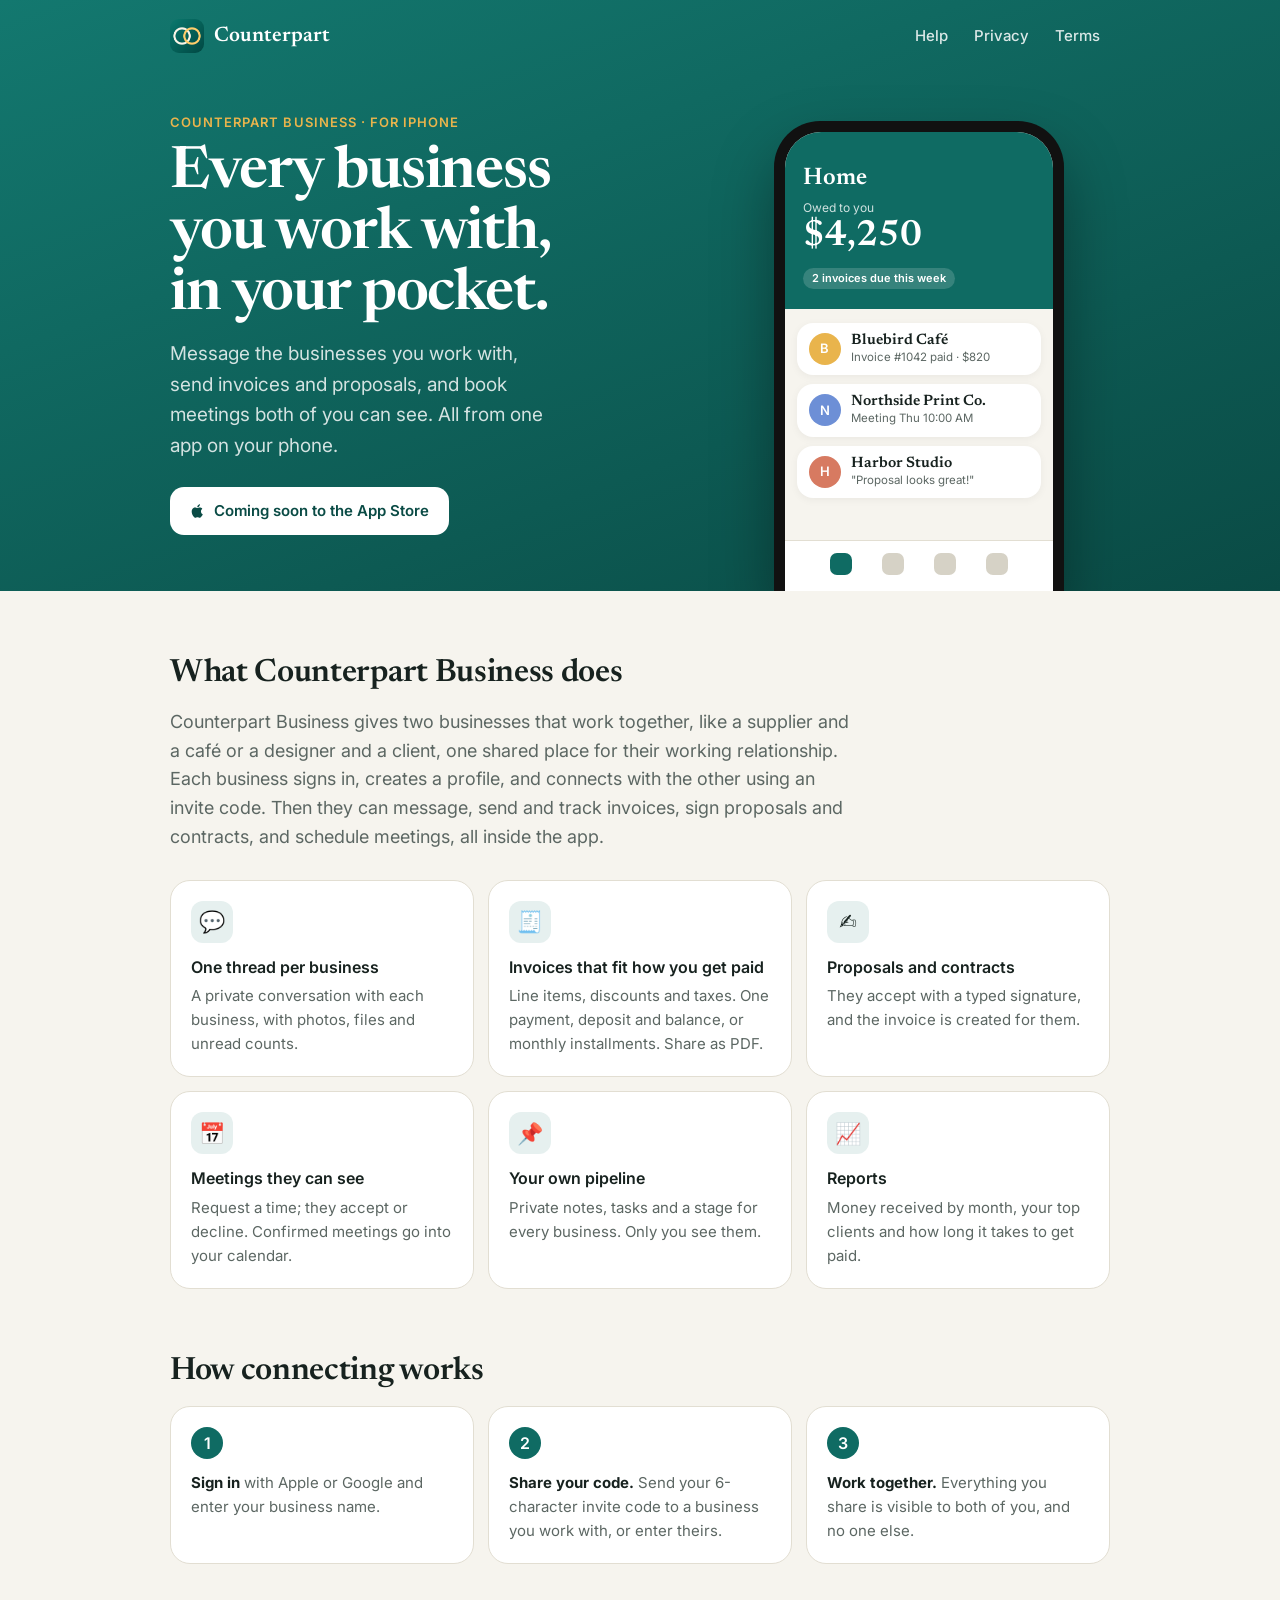
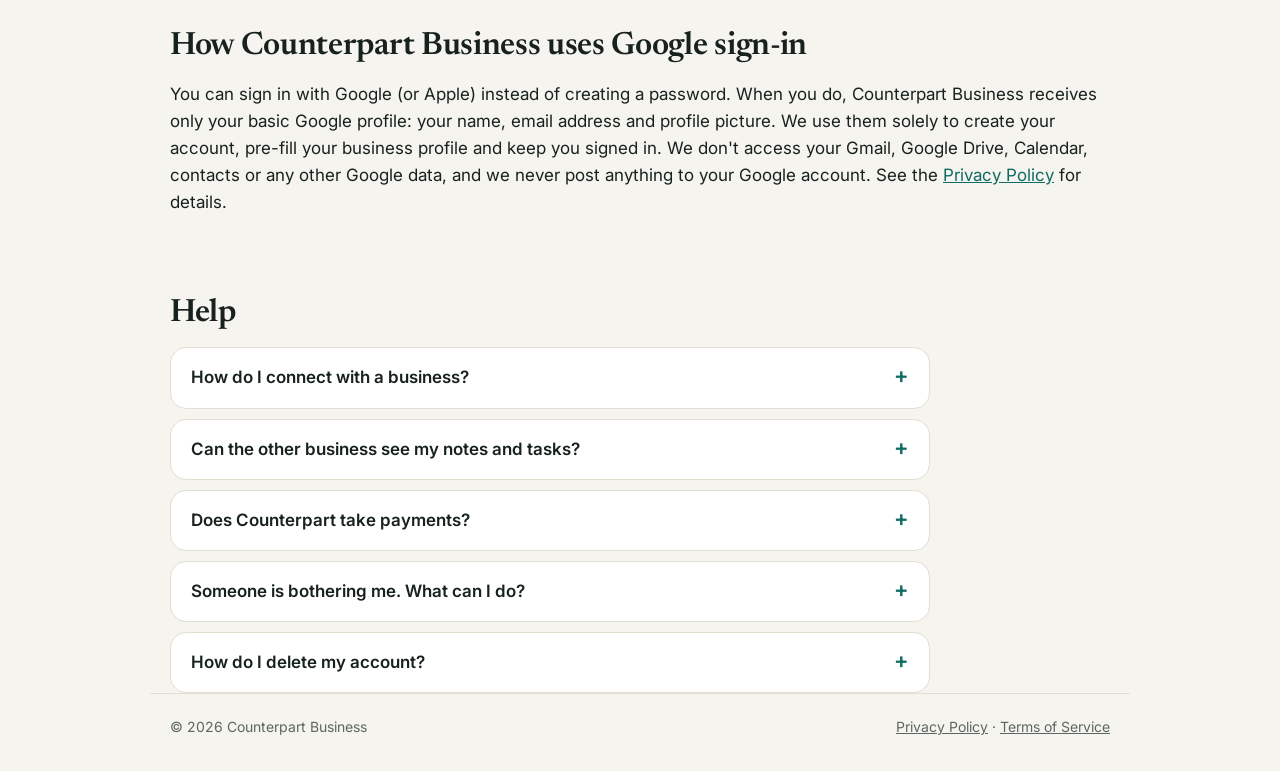
<file: index.html>
<!doctype html>
<html lang="en">
<head>
  <meta charset="utf-8">
  <meta name="viewport" content="width=device-width, initial-scale=1, viewport-fit=cover">
  <title>Counterpart Business — message, invoice and schedule with other businesses</title>
  <meta name="description" content="Counterpart Business is an iPhone app for messaging the businesses you work with, sending invoices and proposals, and scheduling meetings they can see.">
  <meta name="theme-color" content="#0f6b63">
  <meta name="apple-mobile-web-app-capable" content="yes">
  <meta name="mobile-web-app-capable" content="yes">
  <meta name="apple-mobile-web-app-title" content="Counterpart">
  <meta name="apple-mobile-web-app-status-bar-style" content="black-translucent">
  <link rel="manifest" href="manifest.json">
  <link rel="icon" href="icon.png">
  <link rel="apple-touch-icon" href="icon.png">
  <link rel="preconnect" href="https://fonts.googleapis.com">
  <link rel="preconnect" href="https://fonts.gstatic.com" crossorigin>
  <link rel="stylesheet" href="https://fonts.googleapis.com/css2?family=Inter:wght@400;500;600&family=Newsreader:opsz,wght@6..72,500;6..72,600&display=swap">
  <link rel="stylesheet" href="style.css">
</head>
<body class="home">
  <header class="hero-band">
    <div class="wrap">
      <div class="top">
        <a class="brand" href="./"><img src="icon.png" alt="">Counterpart</a>
        <nav><a href="#help">Help</a><a href="privacy.html">Privacy</a><a href="terms.html">Terms</a></nav>
      </div>

      <div class="hero">
        <div class="hero-copy">
          <p class="eyebrow">Counterpart Business · for iPhone</p>
          <h1>Every business you work with, in your pocket.</h1>
          <p class="lede">Message the businesses you work with, send invoices and proposals, and book meetings both of you can see. All from one app on your phone.</p>
          <span class="store">Coming soon to the App Store</span>
        </div>

        <div class="phone" aria-hidden="true">
          <div class="screen">
            <div class="s-bar">
              <span class="s-title">Home</span>
            </div>
            <div class="s-head">
              <span class="s-small">Owed to you</span>
              <span class="s-big">$4,250</span>
              <span class="s-chip">2 invoices due this week</span>
            </div>
            <div class="s-body">
              <div class="s-card">
                <span class="s-av" style="background:#e9b44c">B</span>
                <div><b>Bluebird Café</b><small>Invoice #1042 paid · $820</small></div>
              </div>
              <div class="s-card">
                <span class="s-av" style="background:#6d8fd6">N</span>
                <div><b>Northside Print Co.</b><small>Meeting Thu 10:00 AM</small></div>
              </div>
              <div class="s-card">
                <span class="s-av" style="background:#d77a61">H</span>
                <div><b>Harbor Studio</b><small>"Proposal looks great!"</small></div>
              </div>
            </div>
            <div class="s-tabs"><i class="on"></i><i></i><i></i><i></i></div>
          </div>
        </div>
      </div>
    </div>
  </header>

  <main class="wrap">
    <section>
      <h2>What Counterpart Business does</h2>
      <p class="intro">Counterpart Business gives two businesses that work together, like a supplier and a café or a designer and a client, one shared place for their working relationship. Each business signs in, creates a profile, and connects with the other using an invite code. Then they can message, send and track invoices, sign proposals and contracts, and schedule meetings, all inside the app.</p>
      <div class="features">
        <div class="feature"><span class="ic">💬</span><h3>One thread per business</h3><p>A private conversation with each business, with photos, files and unread counts.</p></div>
        <div class="feature"><span class="ic">🧾</span><h3>Invoices that fit how you get paid</h3><p>Line items, discounts and taxes. One payment, deposit and balance, or monthly installments. Share as PDF.</p></div>
        <div class="feature"><span class="ic">✍️</span><h3>Proposals and contracts</h3><p>They accept with a typed signature, and the invoice is created for them.</p></div>
        <div class="feature"><span class="ic">📅</span><h3>Meetings they can see</h3><p>Request a time; they accept or decline. Confirmed meetings go into your calendar.</p></div>
        <div class="feature"><span class="ic">📌</span><h3>Your own pipeline</h3><p>Private notes, tasks and a stage for every business. Only you see them.</p></div>
        <div class="feature"><span class="ic">📈</span><h3>Reports</h3><p>Money received by month, your top clients and how long it takes to get paid.</p></div>
      </div>
    </section>

    <section>
      <h2>How connecting works</h2>
      <ol class="steps">
        <li><b>Sign in</b> with Apple or Google and enter your business name.</li>
        <li><b>Share your code.</b> Send your 6-character invite code to a business you work with, or enter theirs.</li>
        <li><b>Work together.</b> Everything you share is visible to both of you, and no one else.</li>
      </ol>
    </section>

    <section>
      <h2>How Counterpart Business uses Google sign-in</h2>
      <p>You can sign in with Google (or Apple) instead of creating a password. When you do, Counterpart Business receives only your basic Google profile: your name, email address and profile picture. We use them solely to create your account, pre-fill your business profile and keep you signed in. We don't access your Gmail, Google Drive, Calendar, contacts or any other Google data, and we never post anything to your Google account. See the <a href="privacy.html">Privacy Policy</a> for details.</p>
    </section>

    <section id="help">
      <h2>Help</h2>
      <div class="faq">
        <details>
          <summary>How do I connect with a business?</summary>
          <p>Open the <b>Businesses</b> tab and tap <b>+</b>. Share your invite link or code with them, or type in the 6-character code they sent you.</p>
        </details>
        <details>
          <summary>Can the other business see my notes and tasks?</summary>
          <p>No. Notes, tasks and pipeline stages are private to you. Messages, invoices, meetings, proposals and contracts are shared with that business.</p>
        </details>
        <details>
          <summary>Does Counterpart take payments?</summary>
          <p>No. Counterpart never moves money. You record payments on an invoice (cash, bank transfer, card and so on) so both sides can see what's been paid.</p>
        </details>
        <details>
          <summary>Someone is bothering me. What can I do?</summary>
          <p>Open their page, tap <b>⋯</b>, and choose <b>Report</b> or <b>Block</b>. Blocking disconnects you and stops them connecting again. Reports are reviewed within 24 hours.</p>
        </details>
        <details>
          <summary>How do I delete my account?</summary>
          <p>In the app, go to <b>Account → Delete account</b>. This permanently deletes your profile, connections, messages, invoices, meetings, documents, notes and tasks.</p>
        </details>
      </div>
    </section>
  </main>

  <footer class="wrap">
    <span>© 2026 Counterpart Business</span>
    <span><a href="privacy.html">Privacy Policy</a> · <a href="terms.html">Terms of Service</a></span>
  </footer>
</body>
</html>
</file>
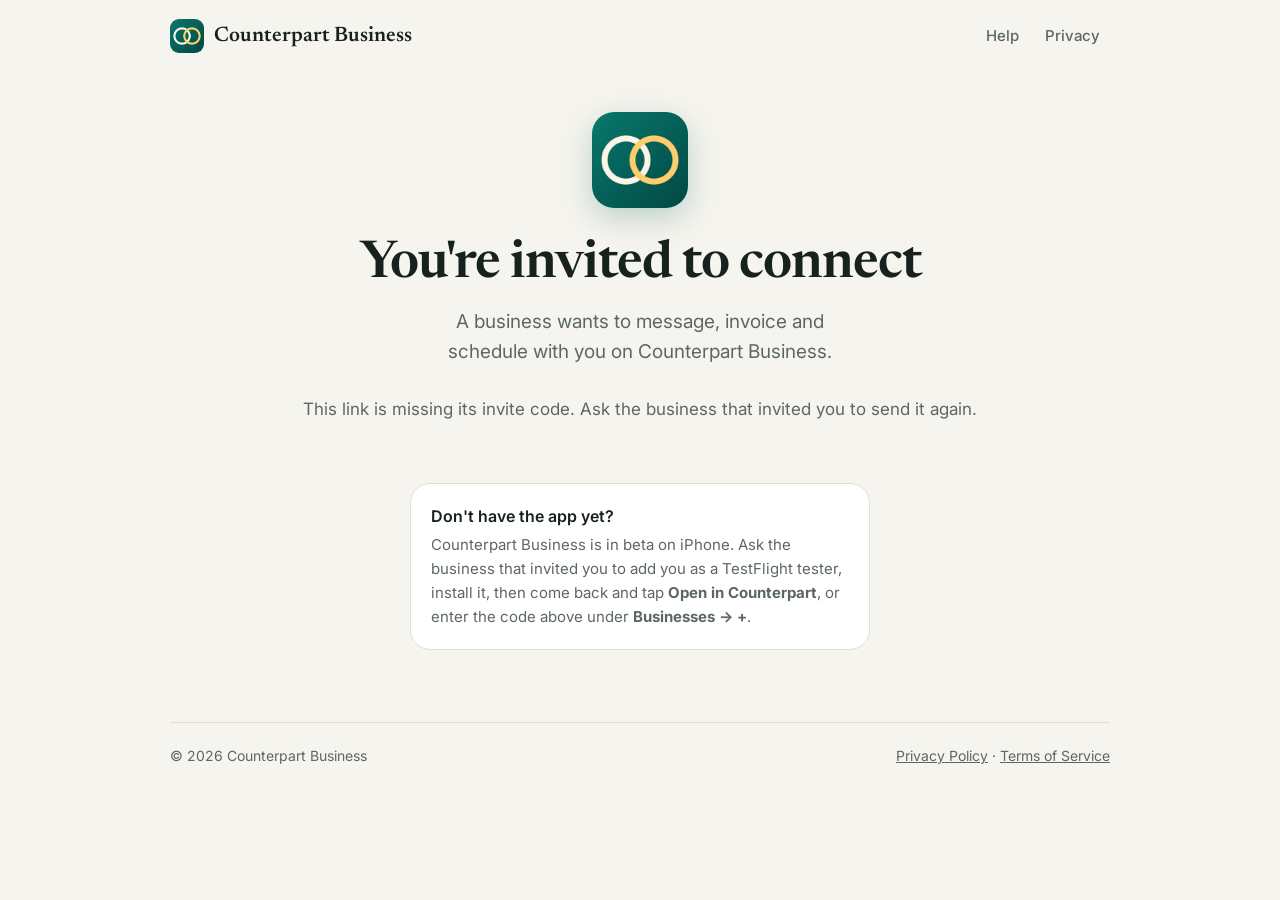
<file: join/index.html>
<!doctype html>
<html lang="en">
<head>
  <meta charset="utf-8">
  <meta name="viewport" content="width=device-width, initial-scale=1, viewport-fit=cover">
  <title>You're invited — Counterpart Business</title>
  <meta name="description" content="A business invited you to connect on Counterpart Business, an app for messaging, invoices and meetings between businesses.">
  <link rel="icon" href="../icon.png">
  <meta name="theme-color" content="#0f6b63">
  <link rel="apple-touch-icon" href="../icon.png">
  <link rel="preconnect" href="https://fonts.googleapis.com">
  <link rel="preconnect" href="https://fonts.gstatic.com" crossorigin>
  <link rel="stylesheet" href="https://fonts.googleapis.com/css2?family=Inter:wght@400;600&family=Newsreader:opsz,wght@6..72,600&display=swap">
  <link rel="stylesheet" href="../style.css">
  <style>
    .invite { text-align: center; padding: 40px 0 10px; }
    .invite img { width: 96px; height: 96px; border-radius: 22px; box-shadow: 0 10px 30px rgba(15, 107, 99, .25); }
    .code { font: 700 40px/1 ui-monospace, "SF Mono", Menlo, monospace; letter-spacing: .25em; margin: 18px 0 6px; padding-left: .25em; }
    .open { display: inline-block; margin-top: 22px; padding: 14px 28px; border-radius: 999px; background: var(--teal); color: #fff; font-weight: 600; text-decoration: none; }
    .copy { margin-top: 12px; background: none; border: 1px solid var(--line); border-radius: 999px; padding: 10px 20px; font: inherit; color: var(--ink); cursor: pointer; }
    .steps { text-align: left; max-width: 460px; margin: 36px auto 0; }
  </style>
</head>
<body>
  <div class="wrap">
    <header class="top">
      <a class="brand" href="../"><img src="../icon.png" alt="">Counterpart Business</a>
      <nav><a href="../#help">Help</a><a href="../privacy.html">Privacy</a></nav>
    </header>

    <section class="invite">
      <img src="../icon.png" alt="Counterpart Business app icon">
      <h1 style="margin-top:22px">You're invited to connect</h1>
      <p class="lede" style="margin:0 auto">A business wants to message, invoice and schedule with you on Counterpart Business.</p>
      <div id="has-code" hidden>
        <p class="muted" style="margin-top:28px">Your invite code</p>
        <div class="code" id="code"></div>
        <a class="open" id="open" href="#">Open in Counterpart</a><br>
        <button class="copy" id="copy" type="button">Copy code</button>
      </div>
      <p id="no-code" class="muted" style="margin-top:28px" hidden>This link is missing its invite code. Ask the business that invited you to send it again.</p>
    </section>

    <div class="card steps">
      <h3>Don't have the app yet?</h3>
      <p>Counterpart Business is in beta on iPhone. Ask the business that invited you to add you as a TestFlight tester, install it, then come back and tap <strong>Open in Counterpart</strong>, or enter the code above under <strong>Businesses → +</strong>.</p>
    </div>

    <footer>
      <span>© 2026 Counterpart Business</span>
      <span><a href="../privacy.html">Privacy Policy</a> · <a href="../terms.html">Terms of Service</a></span>
    </footer>
  </div>
  <script>
    const code = (new URLSearchParams(location.search).get('code') || '').toUpperCase().replace(/[^A-Z0-9]/g, '').slice(0, 6);
    if (code.length === 6) {
      document.getElementById('has-code').hidden = false;
      document.getElementById('code').textContent = code;
      document.getElementById('open').href = 'counterpart://connect?code=' + code;
      document.getElementById('copy').addEventListener('click', async (e) => {
        try { await navigator.clipboard.writeText(code); e.target.textContent = 'Copied'; } catch { e.target.textContent = code; }
      });
    } else {
      document.getElementById('no-code').hidden = false;
    }
  </script>
</body>
</html>
</file>
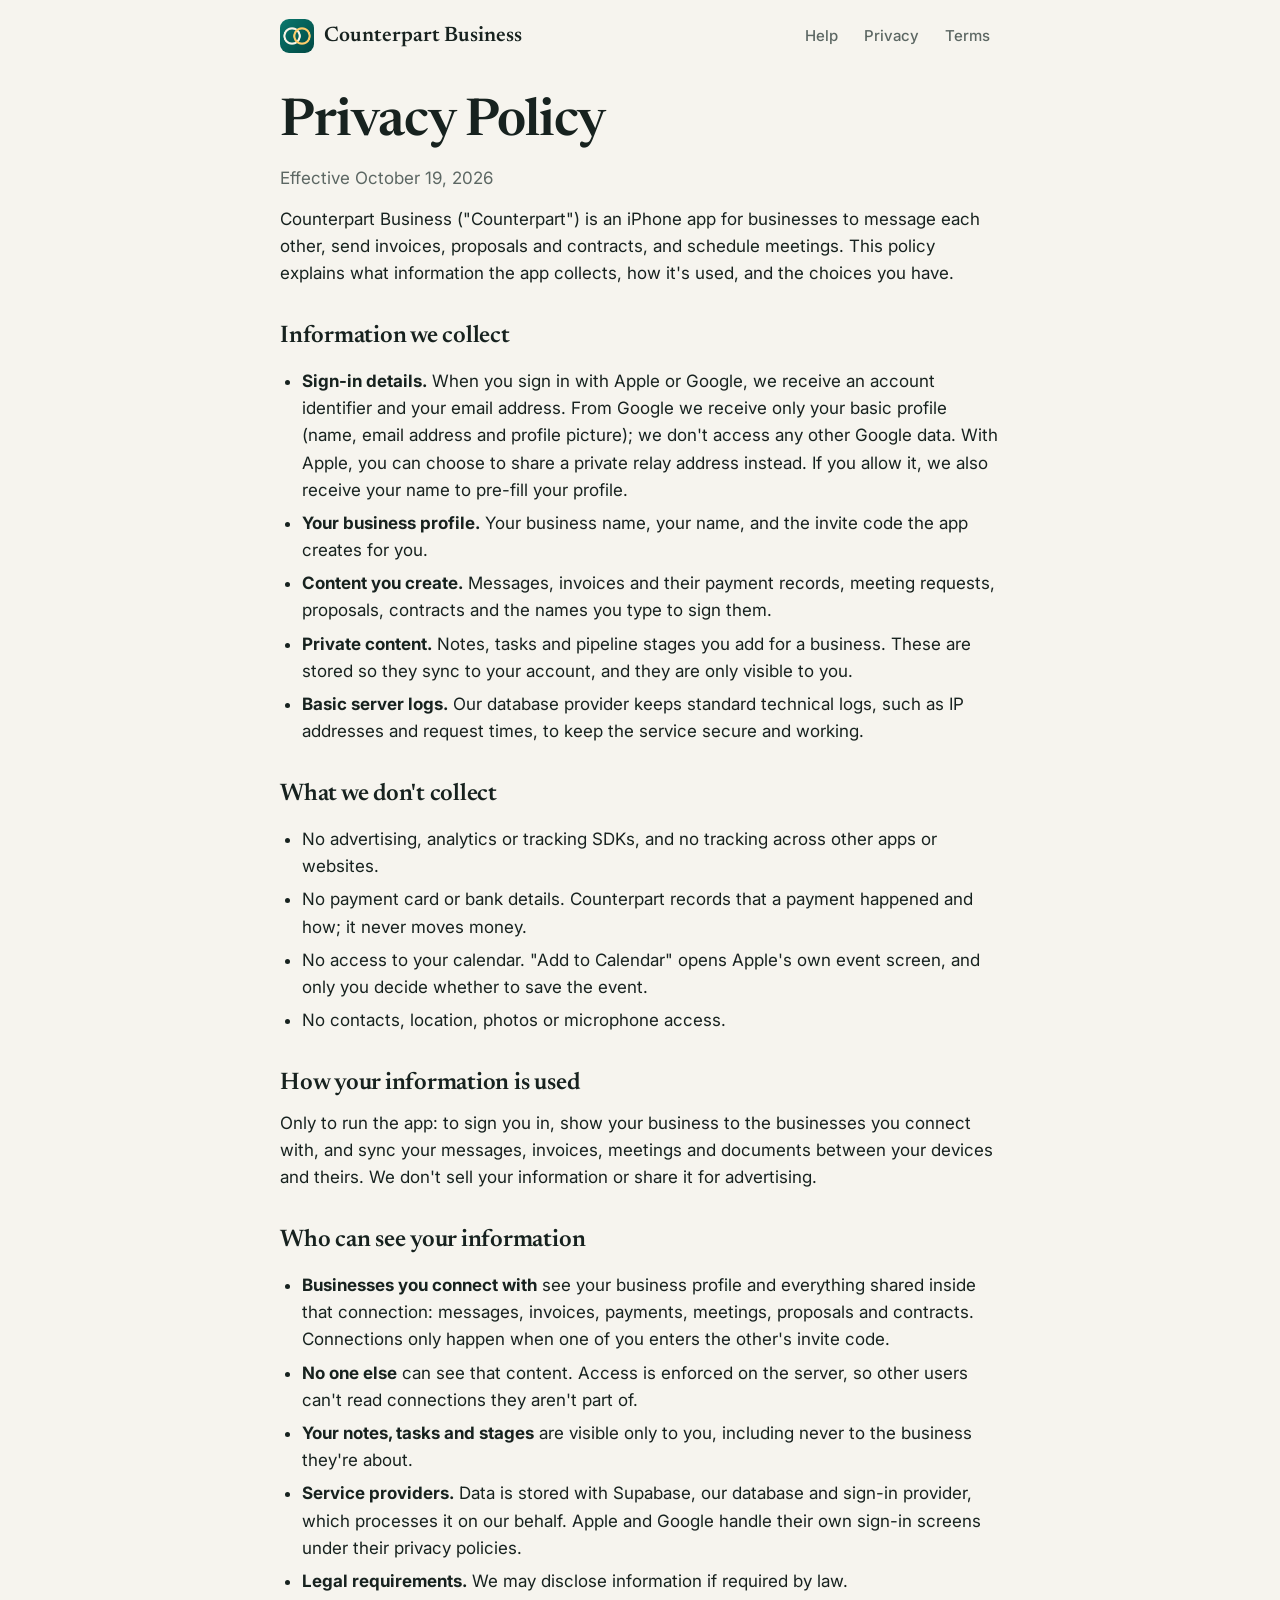
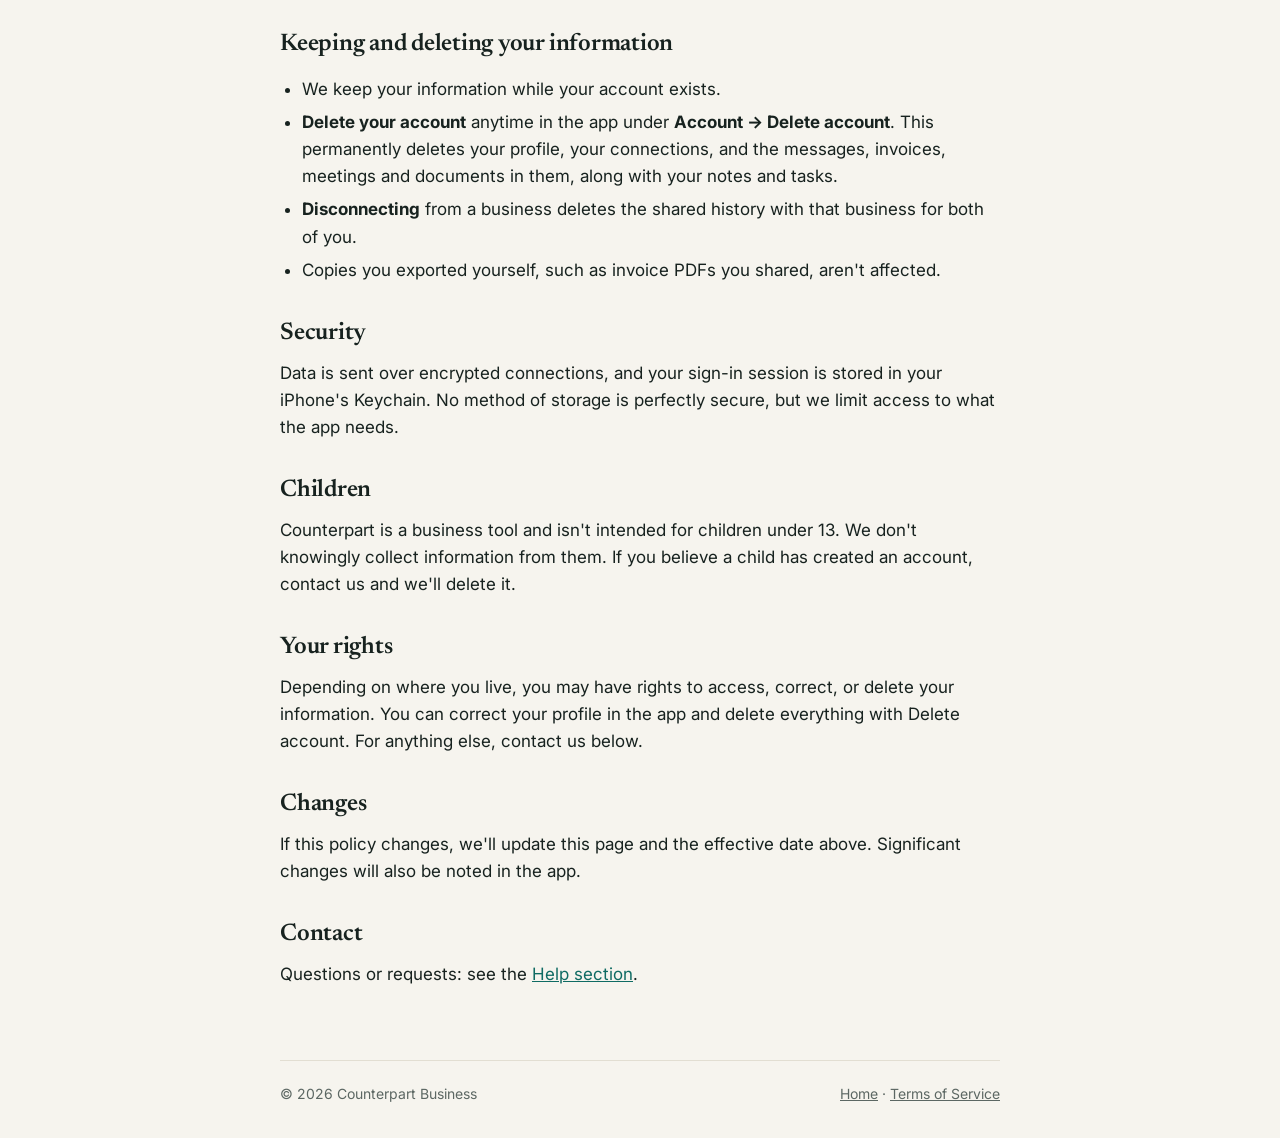
<file: privacy.html>
<!doctype html>
<html lang="en">
<head>
  <meta charset="utf-8">
  <meta name="viewport" content="width=device-width, initial-scale=1, viewport-fit=cover">
  <title>Privacy Policy — Counterpart Business</title>
  <link rel="icon" href="icon.png">
  <meta name="theme-color" content="#0f6b63">
  <link rel="apple-touch-icon" href="icon.png">
  <link rel="preconnect" href="https://fonts.googleapis.com">
  <link rel="preconnect" href="https://fonts.gstatic.com" crossorigin>
  <link rel="stylesheet" href="https://fonts.googleapis.com/css2?family=Inter:wght@400;600&family=Newsreader:opsz,wght@6..72,600&display=swap">
  <link rel="stylesheet" href="style.css">
</head>
<body>
  <div class="wrap policy">
    <header class="top">
      <a class="brand" href="./"><img src="icon.png" alt="">Counterpart Business</a>
      <nav><a href="./#help">Help</a><a href="privacy.html">Privacy</a><a href="terms.html">Terms</a></nav>
    </header>

    <h1>Privacy Policy</h1>
    <p class="muted">Effective October 19, 2026</p>

    <p>Counterpart Business ("Counterpart") is an iPhone app for businesses to message each other, send invoices, proposals and contracts, and schedule meetings. This policy explains what information the app collects, how it's used, and the choices you have.</p>

    <h2>Information we collect</h2>
    <ul>
      <li><strong>Sign-in details.</strong> When you sign in with Apple or Google, we receive an account identifier and your email address. From Google we receive only your basic profile (name, email address and profile picture); we don't access any other Google data. With Apple, you can choose to share a private relay address instead. If you allow it, we also receive your name to pre-fill your profile.</li>
      <li><strong>Your business profile.</strong> Your business name, your name, and the invite code the app creates for you.</li>
      <li><strong>Content you create.</strong> Messages, invoices and their payment records, meeting requests, proposals, contracts and the names you type to sign them.</li>
      <li><strong>Private content.</strong> Notes, tasks and pipeline stages you add for a business. These are stored so they sync to your account, and they are only visible to you.</li>
      <li><strong>Basic server logs.</strong> Our database provider keeps standard technical logs, such as IP addresses and request times, to keep the service secure and working.</li>
    </ul>

    <h2>What we don't collect</h2>
    <ul>
      <li>No advertising, analytics or tracking SDKs, and no tracking across other apps or websites.</li>
      <li>No payment card or bank details. Counterpart records that a payment happened and how; it never moves money.</li>
      <li>No access to your calendar. "Add to Calendar" opens Apple's own event screen, and only you decide whether to save the event.</li>
      <li>No contacts, location, photos or microphone access.</li>
    </ul>

    <h2>How your information is used</h2>
    <p>Only to run the app: to sign you in, show your business to the businesses you connect with, and sync your messages, invoices, meetings and documents between your devices and theirs. We don't sell your information or share it for advertising.</p>

    <h2>Who can see your information</h2>
    <ul>
      <li><strong>Businesses you connect with</strong> see your business profile and everything shared inside that connection: messages, invoices, payments, meetings, proposals and contracts. Connections only happen when one of you enters the other's invite code.</li>
      <li><strong>No one else</strong> can see that content. Access is enforced on the server, so other users can't read connections they aren't part of.</li>
      <li><strong>Your notes, tasks and stages</strong> are visible only to you, including never to the business they're about.</li>
      <li><strong>Service providers.</strong> Data is stored with Supabase, our database and sign-in provider, which processes it on our behalf. Apple and Google handle their own sign-in screens under their privacy policies.</li>
      <li><strong>Legal requirements.</strong> We may disclose information if required by law.</li>
    </ul>

    <h2>Keeping and deleting your information</h2>
    <ul>
      <li>We keep your information while your account exists.</li>
      <li><strong>Delete your account</strong> anytime in the app under <strong>Account → Delete account</strong>. This permanently deletes your profile, your connections, and the messages, invoices, meetings and documents in them, along with your notes and tasks.</li>
      <li><strong>Disconnecting</strong> from a business deletes the shared history with that business for both of you.</li>
      <li>Copies you exported yourself, such as invoice PDFs you shared, aren't affected.</li>
    </ul>

    <h2>Security</h2>
    <p>Data is sent over encrypted connections, and your sign-in session is stored in your iPhone's Keychain. No method of storage is perfectly secure, but we limit access to what the app needs.</p>

    <h2>Children</h2>
    <p>Counterpart is a business tool and isn't intended for children under 13. We don't knowingly collect information from them. If you believe a child has created an account, contact us and we'll delete it.</p>

    <h2>Your rights</h2>
    <p>Depending on where you live, you may have rights to access, correct, or delete your information. You can correct your profile in the app and delete everything with Delete account. For anything else, contact us below.</p>

    <h2>Changes</h2>
    <p>If this policy changes, we'll update this page and the effective date above. Significant changes will also be noted in the app.</p>

    <h2>Contact</h2>
    <p>Questions or requests: see the <a href="./#help">Help section</a>.</p>

    <footer>
      <span>© 2026 Counterpart Business</span>
      <span><a href="./">Home</a> · <a href="terms.html">Terms of Service</a></span>
    </footer>
  </div>
</body>
</html>
</file>
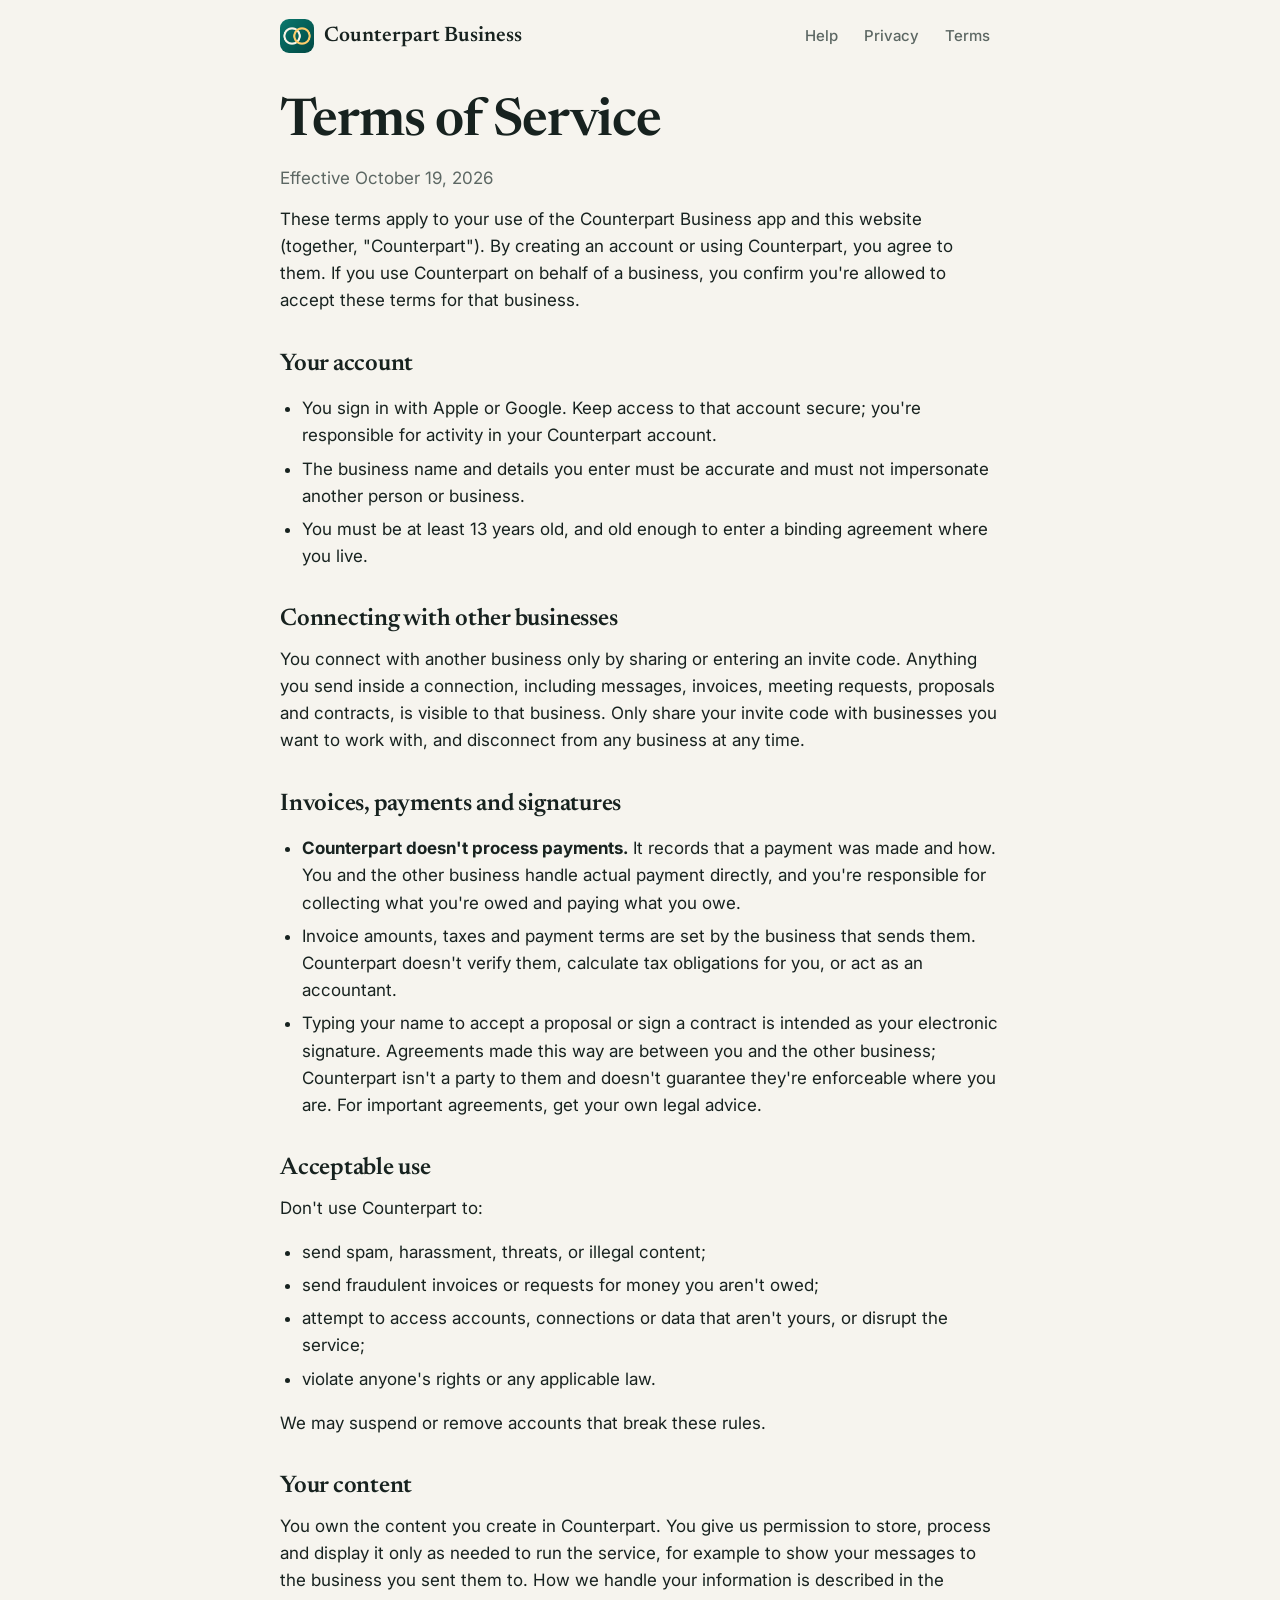
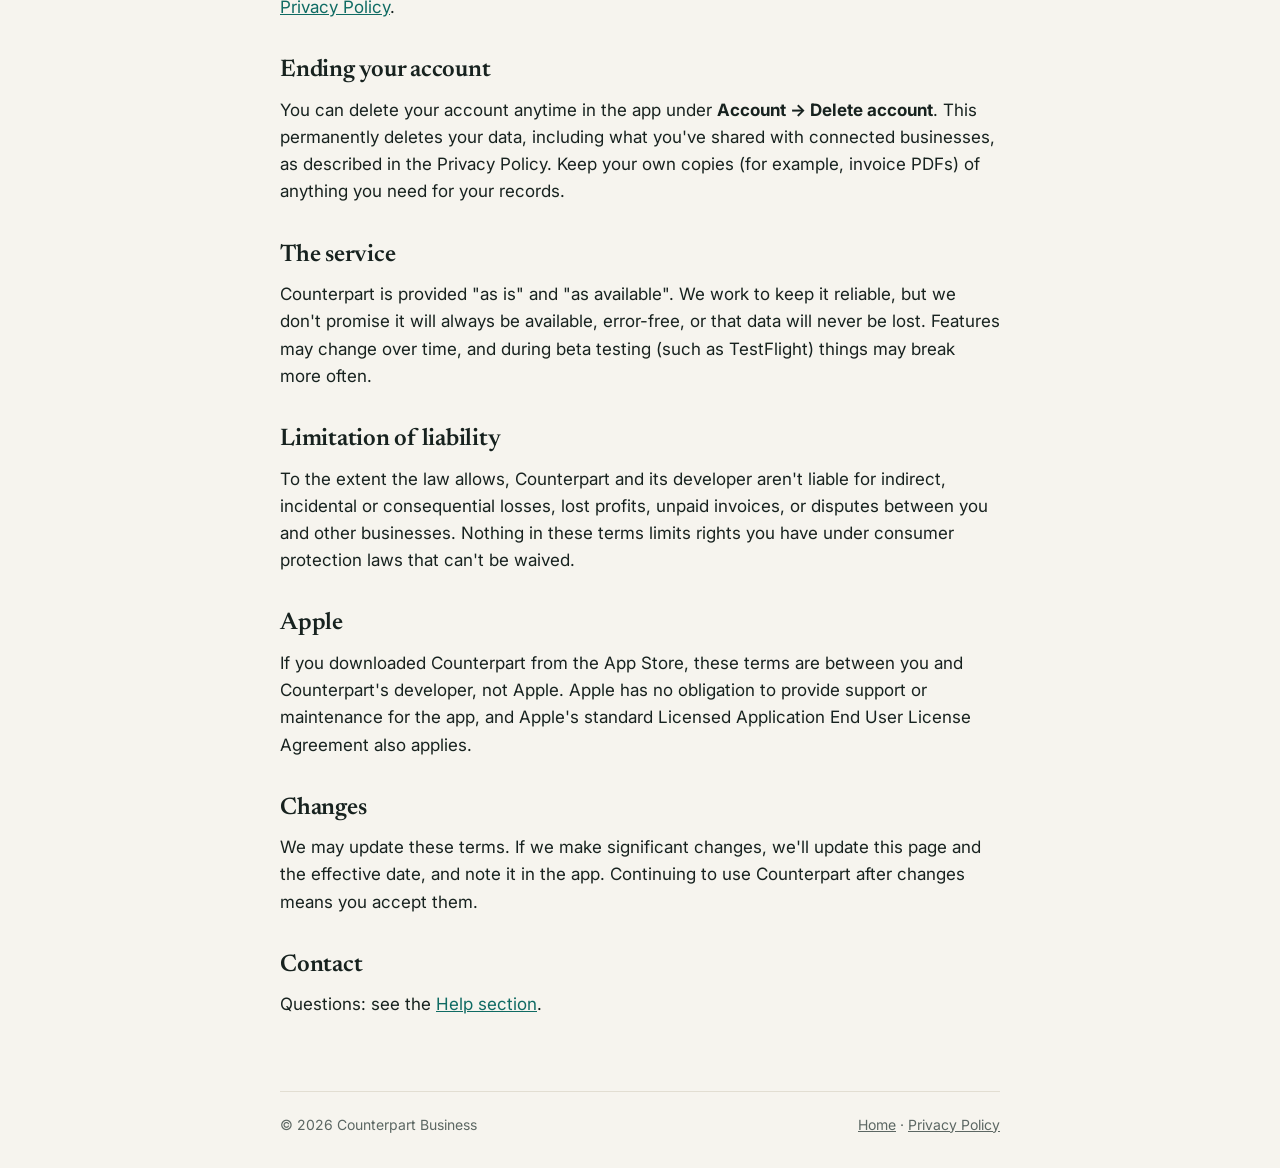
<file: terms.html>
<!doctype html>
<html lang="en">
<head>
  <meta charset="utf-8">
  <meta name="viewport" content="width=device-width, initial-scale=1, viewport-fit=cover">
  <title>Terms of Service — Counterpart Business</title>
  <link rel="icon" href="icon.png">
  <meta name="theme-color" content="#0f6b63">
  <link rel="apple-touch-icon" href="icon.png">
  <link rel="preconnect" href="https://fonts.googleapis.com">
  <link rel="preconnect" href="https://fonts.gstatic.com" crossorigin>
  <link rel="stylesheet" href="https://fonts.googleapis.com/css2?family=Inter:wght@400;600&family=Newsreader:opsz,wght@6..72,600&display=swap">
  <link rel="stylesheet" href="style.css">
</head>
<body>
  <div class="wrap policy">
    <header class="top">
      <a class="brand" href="./"><img src="icon.png" alt="">Counterpart Business</a>
      <nav><a href="./#help">Help</a><a href="privacy.html">Privacy</a><a href="terms.html">Terms</a></nav>
    </header>

    <h1>Terms of Service</h1>
    <p class="muted">Effective October 19, 2026</p>

    <p>These terms apply to your use of the Counterpart Business app and this website (together, "Counterpart"). By creating an account or using Counterpart, you agree to them. If you use Counterpart on behalf of a business, you confirm you're allowed to accept these terms for that business.</p>

    <h2>Your account</h2>
    <ul>
      <li>You sign in with Apple or Google. Keep access to that account secure; you're responsible for activity in your Counterpart account.</li>
      <li>The business name and details you enter must be accurate and must not impersonate another person or business.</li>
      <li>You must be at least 13 years old, and old enough to enter a binding agreement where you live.</li>
    </ul>

    <h2>Connecting with other businesses</h2>
    <p>You connect with another business only by sharing or entering an invite code. Anything you send inside a connection, including messages, invoices, meeting requests, proposals and contracts, is visible to that business. Only share your invite code with businesses you want to work with, and disconnect from any business at any time.</p>

    <h2>Invoices, payments and signatures</h2>
    <ul>
      <li><strong>Counterpart doesn't process payments.</strong> It records that a payment was made and how. You and the other business handle actual payment directly, and you're responsible for collecting what you're owed and paying what you owe.</li>
      <li>Invoice amounts, taxes and payment terms are set by the business that sends them. Counterpart doesn't verify them, calculate tax obligations for you, or act as an accountant.</li>
      <li>Typing your name to accept a proposal or sign a contract is intended as your electronic signature. Agreements made this way are between you and the other business; Counterpart isn't a party to them and doesn't guarantee they're enforceable where you are. For important agreements, get your own legal advice.</li>
    </ul>

    <h2>Acceptable use</h2>
    <p>Don't use Counterpart to:</p>
    <ul>
      <li>send spam, harassment, threats, or illegal content;</li>
      <li>send fraudulent invoices or requests for money you aren't owed;</li>
      <li>attempt to access accounts, connections or data that aren't yours, or disrupt the service;</li>
      <li>violate anyone's rights or any applicable law.</li>
    </ul>
    <p>We may suspend or remove accounts that break these rules.</p>

    <h2>Your content</h2>
    <p>You own the content you create in Counterpart. You give us permission to store, process and display it only as needed to run the service, for example to show your messages to the business you sent them to. How we handle your information is described in the <a href="privacy.html">Privacy Policy</a>.</p>

    <h2>Ending your account</h2>
    <p>You can delete your account anytime in the app under <strong>Account → Delete account</strong>. This permanently deletes your data, including what you've shared with connected businesses, as described in the Privacy Policy. Keep your own copies (for example, invoice PDFs) of anything you need for your records.</p>

    <h2>The service</h2>
    <p>Counterpart is provided "as is" and "as available". We work to keep it reliable, but we don't promise it will always be available, error-free, or that data will never be lost. Features may change over time, and during beta testing (such as TestFlight) things may break more often.</p>

    <h2>Limitation of liability</h2>
    <p>To the extent the law allows, Counterpart and its developer aren't liable for indirect, incidental or consequential losses, lost profits, unpaid invoices, or disputes between you and other businesses. Nothing in these terms limits rights you have under consumer protection laws that can't be waived.</p>

    <h2>Apple</h2>
    <p>If you downloaded Counterpart from the App Store, these terms are between you and Counterpart's developer, not Apple. Apple has no obligation to provide support or maintenance for the app, and Apple's standard Licensed Application End User License Agreement also applies.</p>

    <h2>Changes</h2>
    <p>We may update these terms. If we make significant changes, we'll update this page and the effective date, and note it in the app. Continuing to use Counterpart after changes means you accept them.</p>

    <h2>Contact</h2>
    <p>Questions: see the <a href="./#help">Help section</a>.</p>

    <footer>
      <span>© 2026 Counterpart Business</span>
      <span><a href="./">Home</a> · <a href="privacy.html">Privacy Policy</a></span>
    </footer>
  </div>
</body>
</html>
</file>
<file: style.css>
:root {
  --bg: #f6f4ee;
  --surface: #ffffff;
  --ink: #17221f;
  --muted: #5c6763;
  --line: #e2ded2;
  --teal: #0f6b63;
  --teal-deep: #0a4b45;
  --gold: #e9b44c;
  --serif: "Newsreader", Georgia, "Times New Roman", serif;
  --sans: "Inter", system-ui, -apple-system, "Segoe UI", sans-serif;
}
@media (prefers-color-scheme: dark) {
  :root { --bg: #0e1513; --surface: #16201d; --ink: #e8eeeb; --muted: #9aa8a3; --line: #2a3632; --teal: #5fc7b8; --teal-deep: #0b3a35; --gold: #f2c46a; }
}
* { box-sizing: border-box; }
html { -webkit-text-size-adjust: 100%; scroll-behavior: smooth; }
body { margin: 0; background: var(--bg); color: var(--ink); font: 17px/1.6 var(--sans); -webkit-font-smoothing: antialiased; }
.wrap { max-width: 980px; margin: 0 auto; padding-left: max(20px, env(safe-area-inset-left)); padding-right: max(20px, env(safe-area-inset-right)); }
a { color: var(--teal); }
p { margin: 0 0 14px; }
h1 { font: 600 52px/1.05 var(--serif); letter-spacing: -.02em; margin: 0 0 14px; text-wrap: balance; }
h2 { font: 600 32px/1.15 var(--serif); letter-spacing: -.01em; margin: 0 0 16px; text-wrap: balance; }
h3 { font-size: 16px; font-weight: 600; margin: 0 0 4px; }
.muted { color: var(--muted); }
.eyebrow { font-size: 13px; font-weight: 600; letter-spacing: .08em; text-transform: uppercase; color: var(--teal); margin: 0 0 10px; }

/* Header (all pages) */
header.top, .top { padding: 18px 0; padding-top: max(18px, env(safe-area-inset-top)); display: flex; align-items: center; justify-content: space-between; gap: 12px; }
.brand { display: flex; align-items: center; gap: 10px; color: var(--ink); text-decoration: none; font: 600 21px var(--serif); }
.brand img { width: 34px; height: 34px; border-radius: 9px; }
nav { display: flex; gap: 6px; }
nav a { color: var(--muted); text-decoration: none; font-size: 15px; font-weight: 500; padding: 6px 10px; border-radius: 999px; }
nav a:hover { color: var(--ink); background: rgba(127, 127, 127, .1); }

/* Home hero */
.hero-band { background: linear-gradient(160deg, #13786f 0%, #0a4b45 100%); color: #fff; overflow: hidden; }
.hero-band .brand, .hero-band nav a { color: #fff; }
.hero-band nav a { opacity: .85; }
.hero-band nav a:hover { opacity: 1; background: rgba(255, 255, 255, .14); }
.hero { display: grid; grid-template-columns: 1.15fr .85fr; gap: 40px; align-items: center; padding: 40px 0 0; }
.hero-copy { padding-bottom: 56px; }
.hero .eyebrow { color: var(--gold); }
.hero .lede { color: rgba(255, 255, 255, .82); }
.hero h1 { color: #fff; font-size: 58px; }
.lede { font-size: 19px; color: var(--muted); max-width: 32ch; margin-bottom: 26px; }
.store { display: inline-flex; align-items: center; gap: 8px; padding: 12px 20px; border-radius: 14px; background: #fff; color: #0a4b45; font-weight: 600; font-size: 15px; }
.store::before { content: ""; width: 16px; height: 16px; background: currentColor; -webkit-mask: url("data:image/svg+xml,%3Csvg xmlns='http://www.w3.org/2000/svg' viewBox='0 0 24 24'%3E%3Cpath d='M16.4 12.6c0-2.6 2.1-3.8 2.2-3.9-1.2-1.8-3.1-2-3.7-2-1.6-.2-3.1.9-3.9.9-.8 0-2-.9-3.4-.9-1.7 0-3.3 1-4.2 2.6-1.8 3.1-.5 7.7 1.3 10.2.9 1.2 1.9 2.6 3.2 2.6 1.3-.1 1.8-.8 3.3-.8s2 .8 3.4.8c1.4 0 2.3-1.3 3.1-2.5 1-1.4 1.4-2.8 1.4-2.9 0 0-2.7-1-2.7-4.1zM13.9 4.9c.7-.9 1.2-2 1.1-3.2-1 0-2.3.7-3 1.6-.7.8-1.2 2-1.1 3.1 1.2.1 2.3-.6 3-1.5z'/%3E%3C/svg%3E") center/contain no-repeat; mask: url("data:image/svg+xml,%3Csvg xmlns='http://www.w3.org/2000/svg' viewBox='0 0 24 24'%3E%3Cpath d='M16.4 12.6c0-2.6 2.1-3.8 2.2-3.9-1.2-1.8-3.1-2-3.7-2-1.6-.2-3.1.9-3.9.9-.8 0-2-.9-3.4-.9-1.7 0-3.3 1-4.2 2.6-1.8 3.1-.5 7.7 1.3 10.2.9 1.2 1.9 2.6 3.2 2.6 1.3-.1 1.8-.8 3.3-.8s2 .8 3.4.8c1.4 0 2.3-1.3 3.1-2.5 1-1.4 1.4-2.8 1.4-2.9 0 0-2.7-1-2.7-4.1zM13.9 4.9c.7-.9 1.2-2 1.1-3.2-1 0-2.3.7-3 1.6-.7.8-1.2 2-1.1 3.1 1.2.1 2.3-.6 3-1.5z'/%3E%3C/svg%3E") center/contain no-repeat; }

/* Phone mockup */
.phone { text-align: left; justify-self: center; align-self: end; width: 290px; height: 470px; padding: 11px 11px 0; background: #111; border-radius: 46px 46px 0 0; box-shadow: 0 30px 60px rgba(0, 0, 0, .35); }
.screen { height: 100%; border-radius: 36px 36px 0 0; overflow: hidden; background: #f6f4ee; color: #17221f; display: flex; flex-direction: column; font-size: 13px; line-height: 1.35; position: relative; }
.s-bar { background: #0f6b63; color: #fff; padding: 34px 18px 6px; }
.s-title { font: 600 24px var(--serif); }
.s-head { background: #0f6b63; color: #fff; padding: 4px 18px 20px; display: flex; flex-direction: column; gap: 2px; }
.s-small { font-size: 12px; opacity: .8; }
.s-big { font: 600 36px/1.1 var(--serif); }
.s-chip { align-self: flex-start; margin-top: 8px; font-size: 11px; font-weight: 600; background: rgba(255, 255, 255, .16); padding: 3px 9px; border-radius: 999px; }
.s-body { padding: 14px 12px; display: flex; flex-direction: column; gap: 9px; flex: 1; }
.s-card { display: flex; align-items: center; gap: 10px; background: #fff; border-radius: 16px; padding: 10px 12px; box-shadow: 0 2px 8px rgba(0, 0, 0, .05); }
.s-card b { display: block; font: 600 15px var(--serif); }
.s-card small { color: #5c6763; font-size: 11.5px; }
.s-av { width: 32px; height: 32px; flex: none; border-radius: 50%; color: #fff; font-weight: 600; display: grid; place-items: center; }
.s-tabs { display: flex; justify-content: space-around; padding: 12px 30px 16px; border-top: 1px solid #e2ded2; background: #fff; }
.s-tabs i { width: 22px; height: 22px; border-radius: 7px; background: #d6d2c6; }
.s-tabs i.on { background: #0f6b63; }

/* Sections */
main section { padding: 64px 0 0; }
.intro { font-size: 18px; color: var(--muted); max-width: 62ch; margin-bottom: 28px; }
.features { display: grid; grid-template-columns: repeat(3, minmax(0, 1fr)); gap: 14px; }
.feature, .card { background: var(--surface); border: 1px solid var(--line); border-radius: 20px; padding: 20px; }
.feature p, .card p { color: var(--muted); margin: 0; font-size: 15px; }
.ic { display: grid; place-items: center; width: 42px; height: 42px; border-radius: 12px; background: rgba(15, 107, 99, .1); font-size: 21px; margin-bottom: 12px; }

ol.steps { list-style: none; counter-reset: s; padding: 0; margin: 0; display: grid; grid-template-columns: repeat(3, minmax(0, 1fr)); gap: 14px; }
ol.steps li { counter-increment: s; background: var(--surface); border: 1px solid var(--line); border-radius: 20px; padding: 20px; color: var(--muted); font-size: 15px; }
ol.steps li::before { content: counter(s); display: grid; place-items: center; width: 32px; height: 32px; border-radius: 50%; background: var(--teal); color: #fff; font: 600 16px var(--sans); margin-bottom: 12px; }
@media (prefers-color-scheme: dark) { ol.steps li::before { color: #0e1513; } }
ol.steps li b { color: var(--ink); }

.faq { display: grid; gap: 10px; max-width: 760px; }
.faq details { background: var(--surface); border: 1px solid var(--line); border-radius: 16px; padding: 0 20px; }
.faq summary { cursor: pointer; list-style: none; padding: 16px 0; font-weight: 600; display: flex; justify-content: space-between; gap: 12px; }
.faq summary::-webkit-details-marker { display: none; }
.faq summary::after { content: "+"; color: var(--teal); font-size: 22px; line-height: 1; }
.faq details[open] summary::after { content: "–"; }
.faq details p { color: var(--muted); padding-bottom: 6px; }

footer { margin-top: 72px; padding-top: 22px; padding-bottom: max(32px, env(safe-area-inset-bottom)); border-top: 1px solid var(--line); color: var(--muted); font-size: 14px; display: flex; justify-content: space-between; flex-wrap: wrap; gap: 8px; }
footer a { color: var(--muted); }

/* Policy pages */
.policy { max-width: 760px; }
.policy h1 { margin-top: 24px; }
.policy h2 { font-size: 24px; margin: 36px 0 12px; }
.policy ul { padding-left: 22px; }
.policy li { margin-bottom: 6px; }
.badge { display: inline-block; padding: 6px 14px; border-radius: 999px; background: var(--teal); color: #fff; font-size: 14px; font-weight: 600; }

/* Phones */
@media (max-width: 760px) {
  body { font-size: 16px; }
  .hero { grid-template-columns: 1fr; gap: 8px; padding-top: 20px; text-align: center; }
  .hero-copy { padding-bottom: 28px; }
  .hero h1 { font-size: 40px; }
  .lede { font-size: 17px; margin-left: auto; margin-right: auto; }
  .phone { width: 250px; height: 330px; }
  .features, ol.steps { grid-template-columns: 1fr; }
  h1 { font-size: 38px; }
  h2 { font-size: 27px; }
  main section { padding-top: 48px; }
  nav a { padding: 6px 7px; font-size: 14px; }
  .brand { font-size: 19px; }
}
@media (min-width: 761px) and (max-width: 900px) {
  .features { grid-template-columns: repeat(2, minmax(0, 1fr)); }
}
</file>
